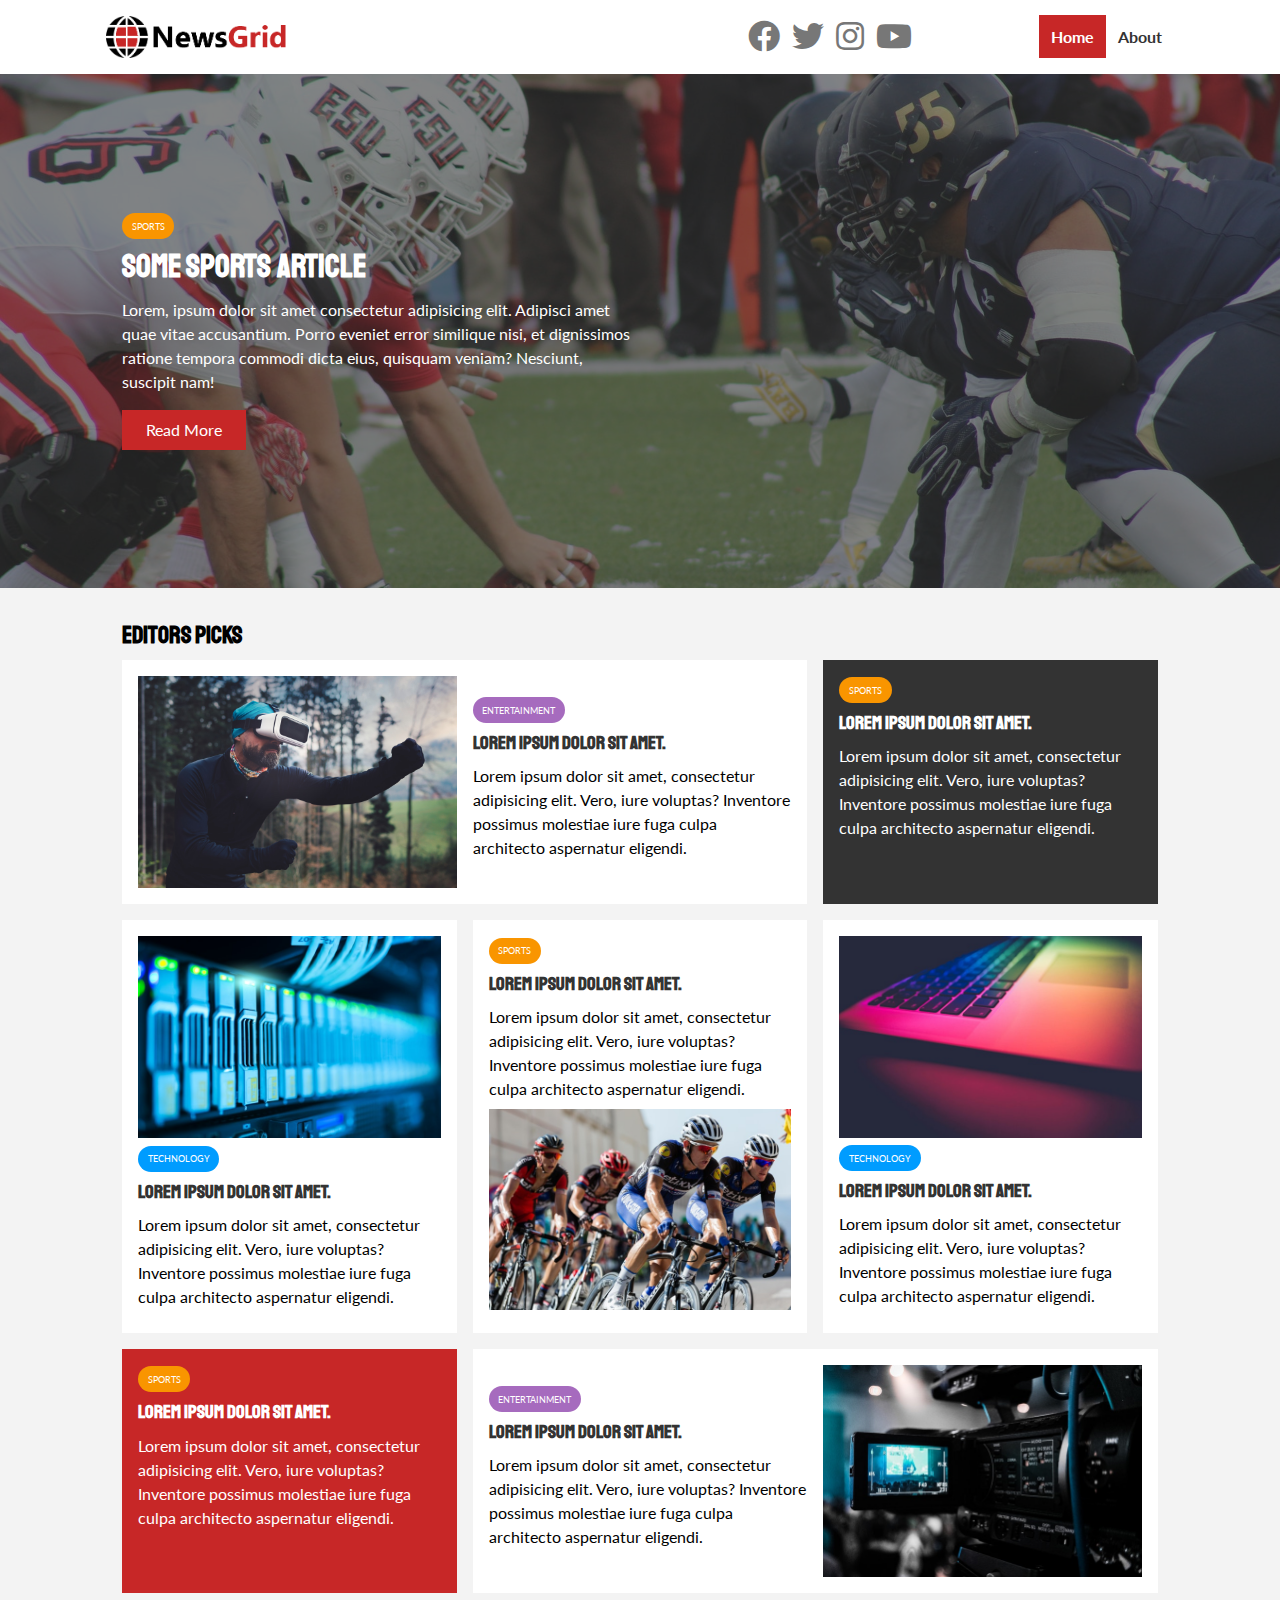
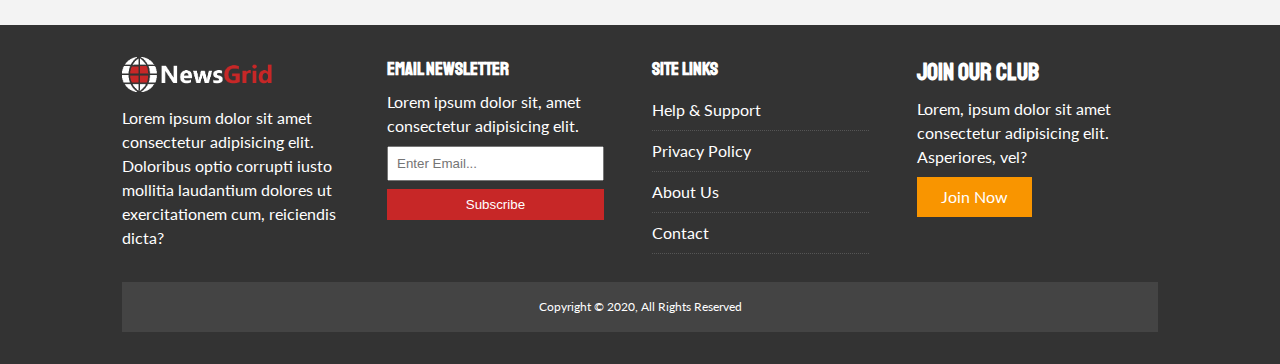
<file: index.html>
<!DOCTYPE html>
<html lang="en">
<head>
  <meta charset="UTF-8">
  <meta name="viewport" content="width=device-width, initial-scale=1.0">
  <link rel="stylesheet" href="https://cdnjs.cloudflare.com/ajax/libs/font-awesome/5.12.1/css/all.min.css">
  <link href="https://fonts.googleapis.com/css?family=Lato|Staatliches&display=swap" rel="stylesheet">
  <link rel="stylesheet" href="./resources/css/style.css">
  <link rel="stylesheet" media="screen and (max-width: 768px)" href="./resources/css/mobile.css">
  <link rel="shortcut icon" type="image/x-icon" href="./favicon.ico">
  <title>NewsGrid | Latest News</title>
</head>
<body>
  <nav id="main-nav">
    <div class="container">
      <img src="./resources/img/logo.png" alt="NewsGrid" class="logo">
      <div class="social">
        <a href="http://facebook.com" target="_blank"><i class="fab fa-facebook fa-2x"></i></a>
        <a href="http://twitter" target="_blank"><i class="fab fa-twitter fa-2x"></i></a>
        <a href="http://instagram" target="_blank"><i class="fab fa-instagram fa-2x"></i></a>
        <a href="http://youtube.com" target="_blank"><i class="fab fa-youtube fa-2x"></i></a>
      </div>
      <ul>
        <li><a class="current" href="index.html">Home</a></li>
        <li><a href="about.html">About</a></li>
      </ul>
    </div>
  </nav>

  <!-- Showcase -->
  <header id="showcase">
    <div class="container">
      <div class="showcase-container">
        <div class="showcase-content">
          <div class="category category-sports">
            Sports
          </div>
          <h1>Some Sports Article</h1>
          <p>Lorem, ipsum dolor sit amet consectetur adipisicing elit. Adipisci amet quae vitae accusantium. Porro eveniet error similique nisi, et dignissimos ratione tempora commodi dicta eius, quisquam veniam? Nesciunt, suscipit nam!</p>
          <a href="article.html" class="btn btn-primary">Read More</a>
        </div>
      </div>
    </div>
  </header>

  <!-- Home Articles -->
  <section id="home-articles" class="py-2">
    <div class="container">
      <h2>Editors Picks</h2>
      <div class="articles-container">
        <article class="card">
          <img src="./resources/img/articles/ent1.jpg" alt="">
          <div>
            <div class="category category-ent">Entertainment</div>
            <h3><a href="article.html">Lorem ipsum dolor sit amet.</a></h3>
            <p>Lorem ipsum dolor sit amet, consectetur adipisicing elit. Vero, iure voluptas? Inventore possimus molestiae iure fuga culpa architecto aspernatur eligendi.</p>
          </div>
        </article>
        <article class="card bg-dark">
          <div class="category category-sports">Sports</div>
          <h3><a href="article.html">Lorem ipsum dolor sit amet.</a></h3>
          <p>Lorem ipsum dolor sit amet, consectetur adipisicing elit. Vero, iure voluptas? Inventore possimus molestiae iure fuga culpa architecto aspernatur eligendi.</p>
        </article>
        <article class="card">
          <img src="./resources/img/articles/tech1.jpg" alt="">
          <div class="category category-tech">Technology</div>
          <h3><a href="article.html">Lorem ipsum dolor sit amet.</a></h3>
          <p>Lorem ipsum dolor sit amet, consectetur adipisicing elit. Vero, iure voluptas? Inventore possimus molestiae iure fuga culpa architecto aspernatur eligendi.</p>
        </article>
        <article class="card">
          <div class="category category-sports">Sports</div>
          <h3><a href="article.html">Lorem ipsum dolor sit amet.</a></h3>
          <p>Lorem ipsum dolor sit amet, consectetur adipisicing elit. Vero, iure voluptas? Inventore possimus molestiae iure fuga culpa architecto aspernatur eligendi.</p>
          <img src="./resources/img/articles/sports1.jpg" alt="">
        </article>
        <article class="card">
          <img src="./resources/img/articles/tech2.jpg" alt="">
          <div class="category category-tech">Technology</div>
          <h3><a href="article.html">Lorem ipsum dolor sit amet.</a></h3>
          <p>Lorem ipsum dolor sit amet, consectetur adipisicing elit. Vero, iure voluptas? Inventore possimus molestiae iure fuga culpa architecto aspernatur eligendi.</p>
        </article>
        <article class="card bg-primary">
          <div class="category category-sports">Sports</div>
          <h3><a href="article.html">Lorem ipsum dolor sit amet.</a></h3>
          <p>Lorem ipsum dolor sit amet, consectetur adipisicing elit. Vero, iure voluptas? Inventore possimus molestiae iure fuga culpa architecto aspernatur eligendi.</p>
        </article>
        <article class="card">
          <div>
            <div class="category category-ent">Entertainment</div>
            <h3><a href="article.html">Lorem ipsum dolor sit amet.</a></h3>
            <p>Lorem ipsum dolor sit amet, consectetur adipisicing elit. Vero, iure voluptas? Inventore possimus molestiae iure fuga culpa architecto aspernatur eligendi.</p>
          </div>
          <img src="./resources/img/articles/ent2.jpg" alt="">
        </article>
      </div>
    </div> 
  </section>

<!-- Footer -->
<footer id="main-footer" class="py-2">
  <div class="container footer-container">
    <div>
      <img src="./resources/img/logo_light.png" alt="NewsGrid">
      <p>Lorem ipsum dolor sit amet consectetur adipisicing elit. Doloribus optio corrupti iusto mollitia laudantium dolores ut exercitationem cum, reiciendis dicta?</p>
    </div>
    <div>
      <h3>Email Newsletter</h3>
      <p>Lorem ipsum dolor sit, amet consectetur adipisicing elit.</p>
      <form name="contact" method="POST" data-netlify="true">
        <input type="email" name="email" placeholder="Enter Email...">
        <input type="submit" value="Subscribe" class="btn btn-primary">
      </form>
   </div>
   <div>
     <h3>Site Links</h3>
     <ul class="list">
       <li><a href="#">Help & Support</a></li>
       <li><a href="#">Privacy Policy</a></li>
       <li><a href="#">About Us</a></li>
       <li><a href="#">Contact</a></li>
     </ul>
   </div>
   <div>
     <h2>Join Our Club</h2>
     <p>Lorem, ipsum dolor sit amet consectetur adipisicing elit. Asperiores, vel?</p>
     <a href="#" class="btn btn-secondary">Join Now</a>
   </div>
   <div>
     <p>Copyright &copy; 2020, All Rights Reserved</p>
   </div>
  </div>
</footer>
</body>
</html>
</file>
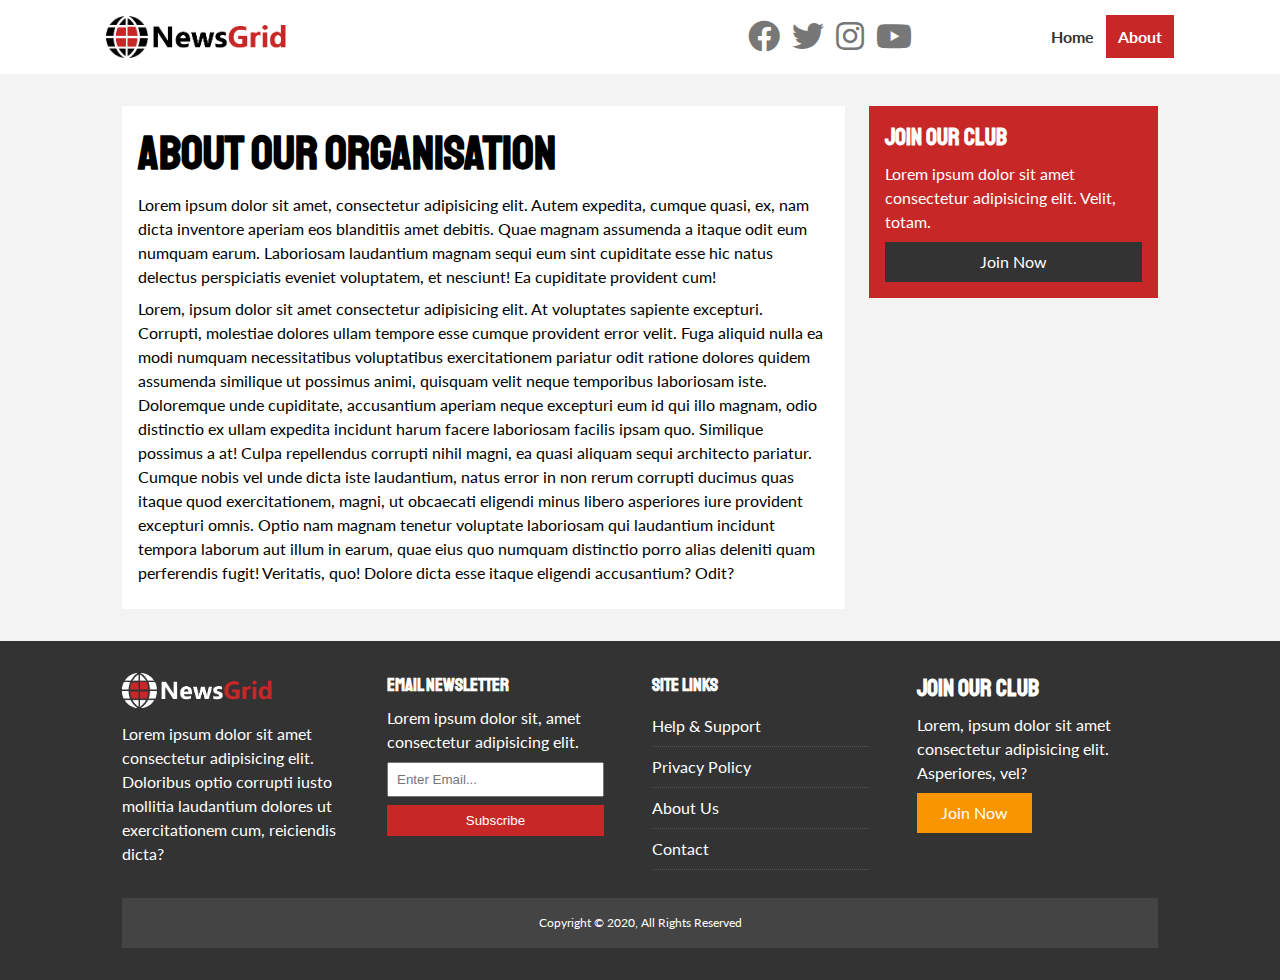
<file: about.html>
<!DOCTYPE html>
<html lang="en">
<head>
  <meta charset="UTF-8">
  <meta name="viewport" content="width=device-width, initial-scale=1.0">
  <link rel="stylesheet" href="https://cdnjs.cloudflare.com/ajax/libs/font-awesome/5.12.1/css/all.min.css">
  <link href="https://fonts.googleapis.com/css?family=Lato|Staatliches&display=swap" rel="stylesheet">
  <link rel="stylesheet" href="./resources/css/style.css">
  <link rel="stylesheet" media="screen and (max-width: 768px)" href="./resources/css/mobile.css">
  <link rel="shortcut icon" type="image/x-icon" href="./favicon.ico">
  <title>NewsGrid | About</title>
</head>
<body>
  <nav id="main-nav">
    <div class="container">
      <img src="./resources/img/logo.png" alt="NewsGrid" class="logo">
      <div class="social">
        <a href="http://facebook.com" target="_blank"><i class="fab fa-facebook fa-2x"></i></a>
        <a href="http://twitter" target="_blank"><i class="fab fa-twitter fa-2x"></i></a>
        <a href="http://instagram" target="_blank"><i class="fab fa-instagram fa-2x"></i></a>
        <a href="http://youtube.com" target="_blank"><i class="fab fa-youtube fa-2x"></i></a>
      </div>
      <ul>
        <li><a href="index.html">Home</a></li>
        <li><a class="current" href="about.html">About</a></li>
      </ul>
    </div>
  </nav>

  <section id="about">
    <div class="container">
      <div class="page-container">
        <article class="card">
          <h1 class="l-heading">About Our Organisation</h1>
          <p>Lorem ipsum dolor sit amet, consectetur adipisicing elit. Autem expedita, cumque quasi, ex, nam dicta inventore aperiam eos blanditiis amet debitis. Quae magnam assumenda a itaque odit eum numquam earum. Laboriosam laudantium magnam sequi eum sint cupiditate esse hic natus delectus perspiciatis eveniet voluptatem, et nesciunt! Ea cupiditate provident cum!</p>
          <p>Lorem, ipsum dolor sit amet consectetur adipisicing elit. At voluptates sapiente excepturi. Corrupti, molestiae dolores ullam tempore esse cumque provident error velit. Fuga aliquid nulla ea modi numquam necessitatibus voluptatibus exercitationem pariatur odit ratione dolores quidem assumenda similique ut possimus animi, quisquam velit neque temporibus laboriosam iste. Doloremque unde cupiditate, accusantium aperiam neque excepturi eum id qui illo magnam, odio distinctio ex ullam expedita incidunt harum facere laboriosam facilis ipsam quo. Similique possimus a at! Culpa repellendus corrupti nihil magni, ea quasi aliquam sequi architecto pariatur. Cumque nobis vel unde dicta iste laudantium, natus error in non rerum corrupti ducimus quas itaque quod exercitationem, magni, ut obcaecati eligendi minus libero asperiores iure provident excepturi omnis. Optio nam magnam tenetur voluptate laboriosam qui laudantium incidunt tempora laborum aut illum in earum, quae eius quo numquam distinctio porro alias deleniti quam perferendis fugit! Veritatis, quo! Dolore dicta esse itaque eligendi accusantium? Odit?</p>
        </article>
        <aside class="card bg-primary">
          <h2>Join Our Club</h2>
          <p>Lorem ipsum dolor sit amet consectetur adipisicing elit. Velit, totam.</p>
          <a href="#" class="btn btn-dark btn-block">Join Now</a>
        </aside>
      </div>
    </div>
  </section>

<!-- Footer -->
<footer id="main-footer" class="py-2">
  <div class="container footer-container">
    <div>
      <img src="./resources/img/logo_light.png" alt="NewsGrid">
      <p>Lorem ipsum dolor sit amet consectetur adipisicing elit. Doloribus optio corrupti iusto mollitia laudantium dolores ut exercitationem cum, reiciendis dicta?</p>
    </div>
    <div>
      <h3>Email Newsletter</h3>
      <p>Lorem ipsum dolor sit, amet consectetur adipisicing elit.</p>
      <form name="contact" method="POST" data-netlify="true">
        <input type="email" name="email" placeholder="Enter Email...">
        <input type="submit" value="Subscribe" class="btn btn-primary">
      </form>
   </div>
   <div>
     <h3>Site Links</h3>
     <ul class="list">
       <li><a href="#">Help & Support</a></li>
       <li><a href="#">Privacy Policy</a></li>
       <li><a href="#">About Us</a></li>
       <li><a href="#">Contact</a></li>
     </ul>
   </div>
   <div>
     <h2>Join Our Club</h2>
     <p>Lorem, ipsum dolor sit amet consectetur adipisicing elit. Asperiores, vel?</p>
     <a href="#" class="btn btn-secondary">Join Now</a>
   </div>
   <div>
     <p>Copyright &copy; 2020, All Rights Reserved</p>
   </div>
  </div>
</footer>
</body>
</html>
</file>
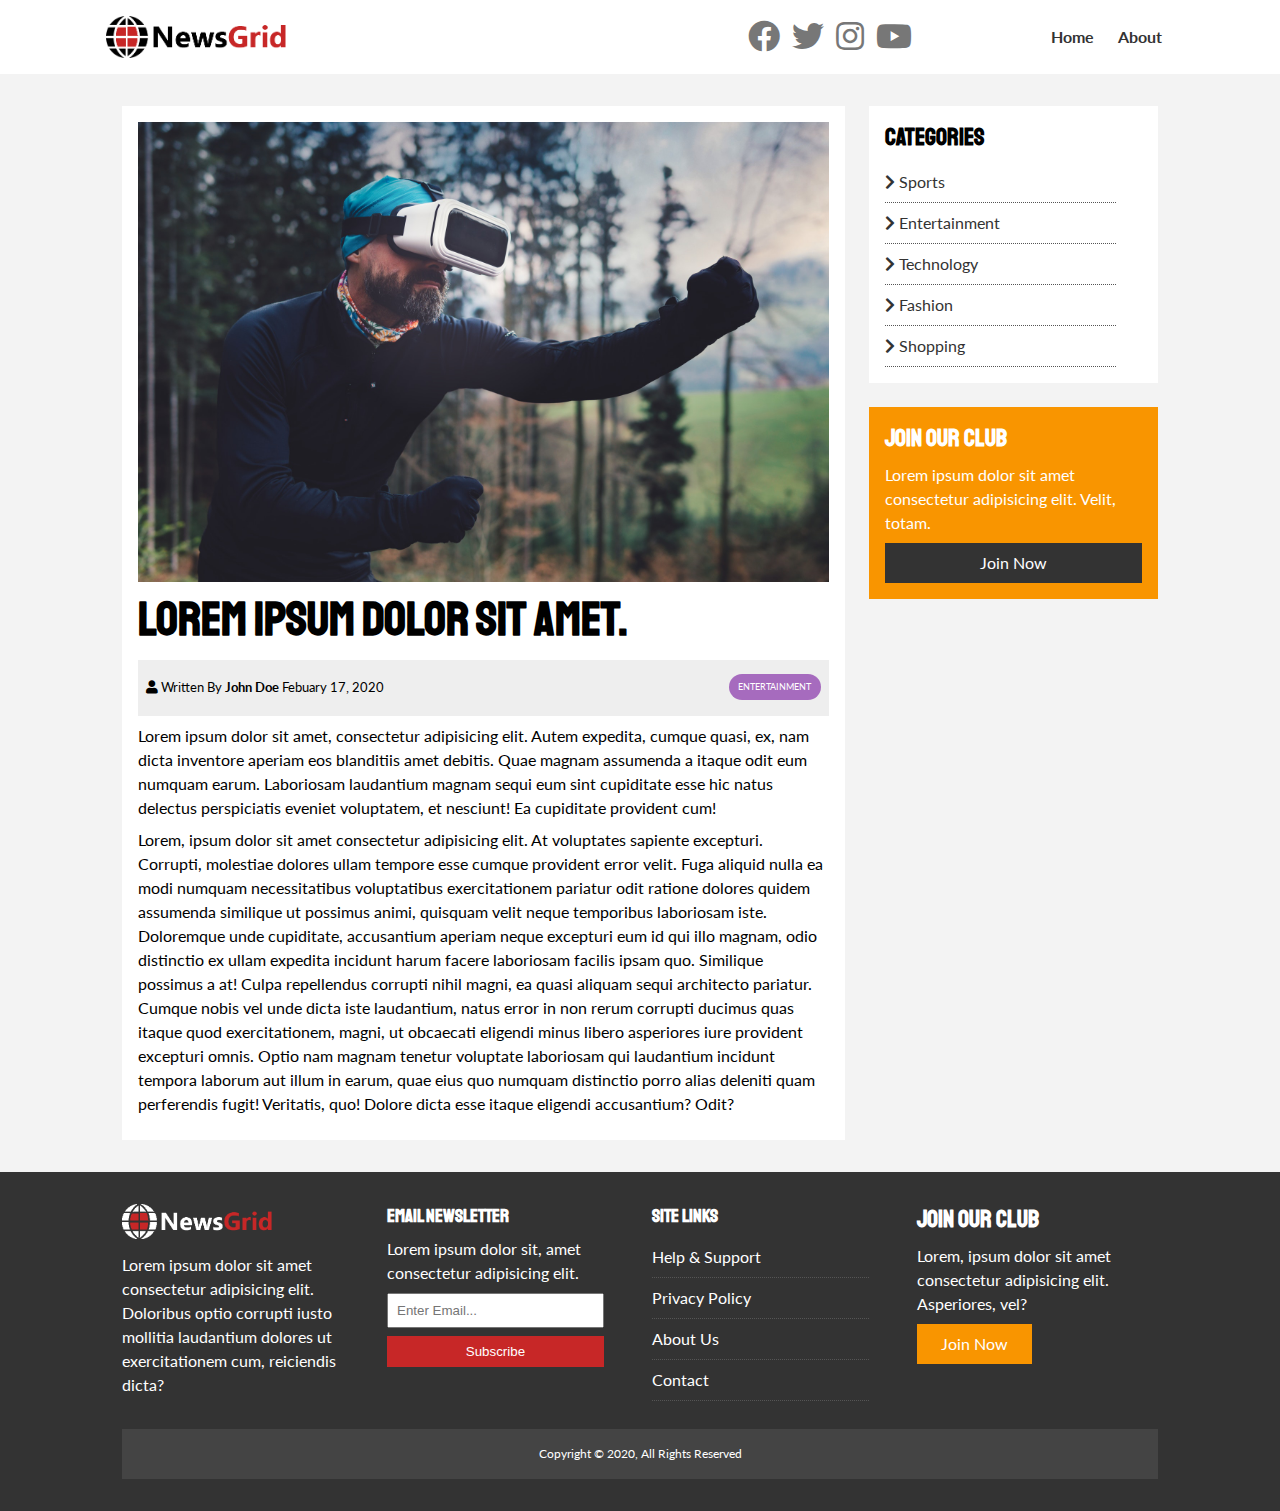
<file: article.html>
<!DOCTYPE html>
<html lang="en">
<head>
  <meta charset="UTF-8">
  <meta name="viewport" content="width=device-width, initial-scale=1.0">
  <link rel="stylesheet" href="https://cdnjs.cloudflare.com/ajax/libs/font-awesome/5.12.1/css/all.min.css">
  <link href="https://fonts.googleapis.com/css?family=Lato|Staatliches&display=swap" rel="stylesheet">
  <link rel="stylesheet" href="./resources/css/style.css">
  <link rel="stylesheet" media="screen and (max-width: 768px)" href="./resources/css/mobile.css">
  <link rel="shortcut icon" type="image/x-icon" href="./favicon.ico">
  <title>NewsGrid | Latest News</title>
</head>
<body>
  <nav id="main-nav">
    <div class="container">
      <img src="./resources/img/logo.png" alt="NewsGrid" class="logo">
      <div class="social">
        <a href="http://facebook.com" target="_blank"><i class="fab fa-facebook fa-2x"></i></a>
        <a href="http://twitter" target="_blank"><i class="fab fa-twitter fa-2x"></i></a>
        <a href="http://instagram" target="_blank"><i class="fab fa-instagram fa-2x"></i></a>
        <a href="http://youtube.com" target="_blank"><i class="fab fa-youtube fa-2x"></i></a>
      </div>
      <ul>
        <li><a href="index.html">Home</a></li>
        <li><a href="about.html">About</a></li>
      </ul>
    </div>
  </nav>

  <section id="article">
    <div class="container">
      <div class="page-container">
        <article class="card">
          <img src="./resources/img/articles/ent1.jpg" alt="">
          <h1 class="l-heading">Lorem ipsum dolor sit amet.</h1>
          <div class="meta">
            <small>
              <i class="fas fa-user"></i> Written By <strong>John Doe </strong>Febuary 17, 2020
            </small>
            <div class="category category-ent">Entertainment</div>
          </div>
          <p>Lorem ipsum dolor sit amet, consectetur adipisicing elit. Autem expedita, cumque quasi, ex, nam dicta inventore aperiam eos blanditiis amet debitis. Quae magnam assumenda a itaque odit eum numquam earum. Laboriosam laudantium magnam sequi eum sint cupiditate esse hic natus delectus perspiciatis eveniet voluptatem, et nesciunt! Ea cupiditate provident cum!</p>
          <p>Lorem, ipsum dolor sit amet consectetur adipisicing elit. At voluptates sapiente excepturi. Corrupti, molestiae dolores ullam tempore esse cumque provident error velit. Fuga aliquid nulla ea modi numquam necessitatibus voluptatibus exercitationem pariatur odit ratione dolores quidem assumenda similique ut possimus animi, quisquam velit neque temporibus laboriosam iste. Doloremque unde cupiditate, accusantium aperiam neque excepturi eum id qui illo magnam, odio distinctio ex ullam expedita incidunt harum facere laboriosam facilis ipsam quo. Similique possimus a at! Culpa repellendus corrupti nihil magni, ea quasi aliquam sequi architecto pariatur. Cumque nobis vel unde dicta iste laudantium, natus error in non rerum corrupti ducimus quas itaque quod exercitationem, magni, ut obcaecati eligendi minus libero asperiores iure provident excepturi omnis. Optio nam magnam tenetur voluptate laboriosam qui laudantium incidunt tempora laborum aut illum in earum, quae eius quo numquam distinctio porro alias deleniti quam perferendis fugit! Veritatis, quo! Dolore dicta esse itaque eligendi accusantium? Odit?</p>
        </article>
        <aside id="categories" class="card">
          <h2>Categories</h2>
          <ul class="list">
            <li><a href="#"><i class="fas fa-chevron-right"></i> Sports</a></li>
            <li><a href="#"><i class="fas fa-chevron-right"></i> Entertainment</a></li>
            <li><a href="#"><i class="fas fa-chevron-right"></i> Technology</a></li>
            <li><a href="#"><i class="fas fa-chevron-right"></i> Fashion</a></li>
            <li><a href="#"><i class="fas fa-chevron-right"></i> Shopping</a></li>
          </ul>
        </aside>
        <aside class="card bg-secondary">
          <h2>Join Our Club</h2>
          <p>Lorem ipsum dolor sit amet consectetur adipisicing elit. Velit, totam.</p>
          <a href="#" class="btn btn-dark btn-block">Join Now</a>
        </aside>
      </div>
    </div>
  </section>

<!-- Footer -->
<footer id="main-footer" class="py-2">
  <div class="container footer-container">
    <div>
      <img src="./resources/img/logo_light.png" alt="NewsGrid">
      <p>Lorem ipsum dolor sit amet consectetur adipisicing elit. Doloribus optio corrupti iusto mollitia laudantium dolores ut exercitationem cum, reiciendis dicta?</p>
    </div>
    <div>
      <h3>Email Newsletter</h3>
      <p>Lorem ipsum dolor sit, amet consectetur adipisicing elit.</p>
      <form name="contact" method="POST" data-netlify="true">
        <input type="email" name="email" placeholder="Enter Email...">
        <input type="submit" value="Subscribe" class="btn btn-primary">
      </form>
   </div>
   <div>
     <h3>Site Links</h3>
     <ul class="list">
       <li><a href="#">Help & Support</a></li>
       <li><a href="#">Privacy Policy</a></li>
       <li><a href="#">About Us</a></li>
       <li><a href="#">Contact</a></li>
     </ul>
   </div>
   <div>
     <h2>Join Our Club</h2>
     <p>Lorem, ipsum dolor sit amet consectetur adipisicing elit. Asperiores, vel?</p>
     <a href="#" class="btn btn-secondary">Join Now</a>
   </div>
   <div>
     <p>Copyright &copy; 2020, All Rights Reserved</p>
   </div>
  </div>
</footer>
</body>
</html>
</file>
<file: resources/css/style.css>
:root {
  --primary-color: #c72727;
  --secondary-color: #f99500;
  --light-color: #f3f3f3;
  --dark-color: #333;
  --max-width: 1100px;
}

.category {
  --sports-color: #f99500;
  --ent-color: #a66bbe;
  --tech-color: #009cff;
}

* {
  margin: 0;
  padding: 0;
  box-sizing: border-box;
}

body {
  font-family: 'Lato', sans-serif;
  line-height: 1.5;
  background: var(--light-color);
}

a {
  color: #333;
  text-decoration: none;
}

ul {
  list-style: none;
}

p {
  margin: 0.5rem 0;
}

img{
  width: 100%;
}

h1, h2, h3, h4, h5, h6 {
  font-family: 'Staatliches', cursive;
  margin-bottom: 0.55rem;
  line-height: 1.3;
}

/* Utility classes */
.container {
  max-width: var(--max-width);
  margin: auto;
  padding: 0 2rem;
  overflow: hidden;
}

.category {
  display: inline-block;
  color: #fff;
  font-size: 0.55rem;
  text-transform: uppercase;
  padding: 0.4rem 0.6rem;
  border-radius: 15px;
  margin-bottom: 0.5rem;
}

.category-sports { background: var(--sports-color); }
.category-ent { background: var(--ent-color); }
.category-tech { background: var(--tech-color); }

.btn {
  display: inline-block;
  border: none;
  background: var(--dark-color);
  color: #fff;
  padding: 0.5rem 1.5rem;
}

.btn-light { background: var(--light-color); }
.btn-primary { background: var(--primary-color); }
.btn-secondary { background: var(--secondary-color); }

.l-heading {
  font-size: 3rem;
}

.btn-block {
  display: block;
  width: 100%;
  text-align: center;
}

.btn:hover {
  opacity: 0.9;
}

.card {
  background: #fff;
  padding: 1rem;
}

.bg-dark {
  background: var(--dark-color);
  color: #fff;
}

.bg-primary {
  background: var(--primary-color);
  color: #fff;
}

.bg-secondary {
  background: var(--secondary-color);
  color: #fff;
}

.bg-dark h1,
.bg-dark h2,
.bg-dark h3,
.bg-dark a,
.bg-primary h1,
.bg-primary h2,
.bg-primary h3,
.bg-primary a,
.bg-secondary h1,
.bg-secondary h2,
.bg-secondary h3,
.bg-secondary a {
  color: #fff;
}

.py-1 { padding: 1.5rem 0; }
.py-2 { padding: 2rem 0; }
.py-3 { padding: 3rem 0; }

.p-1 { padding: 1.5rem; }
.p-2 { padding: 2rem; }
.p-3 { padding: 3rem; }

.list li {
  padding: 0.5rem 0;
  border-bottom: #555 dotted 1px;
  width: 90%;
}

.list li a:hover {
  color: var(--primary-color) !important;
}

/* Inner page grid container */
.page-container {
  display: grid;
  grid-template-columns: 5fr 2fr;
  margin: 2rem 0;
  grid-gap: 1.5rem;
}

.page-container > *:first-child {
  grid-row: 1 / span 3;
}

/* Navigation */
#main-nav {
  background: #fff;
  position: sticky;
  top: 0;
  z-index: 2;
}

#main-nav .container {
  display: grid;
  grid-template-columns: 6fr 3fr 2fr;
  padding: 1rem;
  align-items: center;
}

#main-nav .logo {
  width: 180px;
}

#main-nav ul {
  justify-self: end;
  display: flex;
}

#main-nav ul li a {
  padding: 0.75rem;
  font-weight: bold;
}

#main-nav ul li a.current {
  background: var(--primary-color);
  color: #fff;
}

#main-nav ul li a:hover {
  background: var(--light-color);
  color: var(--dark-color);
}

#main-nav .social {
  justify-self: center;
}

#main-nav .social i {
  color: #777;
  margin-right: 0.5rem;
}

/* Showcase */
#showcase {
  color: #fff;
  background: #333;
  padding: 2rem;
  position: relative;
}

#showcase::before {
  content: '';
  background: url('../img/featured.jpg') no-repeat center center/cover;
  position: absolute;
  top: 0;
  left: 0;
  width: 100%;
  height: 100%;
  opacity: 0.4;
}

#showcase .showcase-container {
  display: grid;
  grid-template-columns: repeat(2, 1fr);
  justify-content: center;
  align-items: center;
  height: 50vh;
}

#showcase .showcase-content {
  z-index: 1;
}

#showcase .showcase-content p {
  margin-bottom: 1rem;
}

/* Home Articles */
#home-articles .articles-container {
  display: grid;
  grid-template-columns: repeat(3, 1fr);
  grid-gap: 1rem;
}

#home-articles .articles-container > *:first-child,
#home-articles .articles-container > *:last-child {
  display: grid;
  grid-template-columns: repeat(2, 1fr);
  grid-gap: 1rem;
  align-items: center;
  grid-column: 1 / span 2;
}

#home-articles .articles-container > *:last-child {
  grid-column: 2 / span 2;
}

#article .meta {
  display: flex;
  justify-content: space-between;
  align-items: center;
  background: #eee;
  padding: 0.5rem;
}

#article .meta .category {
  margin-top: 0.4rem;
}

/* Footer */
#main-footer {
  background: var(--dark-color);
  color: #fff;
}

#main-footer img {
  width: 150px;
}

#main-footer a {
  color: #fff;
}

#main-footer .footer-container {
  display: grid;
  grid-template-columns: repeat(4, 1fr );
  grid-gap: 1.5rem;
}

#main-footer .footer-container > *:last-child {
  background: #444;
  grid-column: 1 /span 4;
  padding: 0.5rem;
  text-align: center;
  font-size: 0.75rem;
}

#main-footer .footer-container input[type="email"] {
  width: 90%;
  padding: 0.5rem;
  margin-bottom: 0.5rem;
}

#main-footer .footer-container input[type="submit"] {
  width: 90%;
}
</file>
<file: resources/css/mobile.css>
/* Navigation */
#main-nav .social {
  display: none;
}

#main-nav .container {
  grid-template-columns: 1fr;
  grid-gap: 1.2rem;
}

#main-nav ul, #main-nav .logo {
  justify-self: center;
}

#main-nav ul li a {
  padding: 0.5rem;
}

/* Home Articles */
#home-articles .articles-container {
  grid-template-columns: repeat(2, 1fr);
}

#home-articles .articles-container > *:first-child,
#home-articles .articles-container > *:last-child {
  grid-template-columns: 1fr;
  grid-column: 1;
}

/* small devices */
@media(max-width: 600px) {
  /* Stack Grid items */
  #showcase .showcase-container,
  #home-articles .articles-container,
  #main-footer .footer-container {
    grid-template-columns: 1fr;
  }

  #main-footer .footer-container > *:last-child {
    grid-column: 1;
  }

  #main-footer .footer-container > *:first-child,
  #main-footer .footer-container > *:nth-child(2) {
    border-bottom: #444 dotted 1px;
    padding-bottom: 1rem;
  }

  .page-container {
    grid-template-columns: 1fr;
    text-align: center;
  }

  .page-container > *:first-child {
    grid-row: 1;
  }

  .l-heading {
    font-size: 2rem;
  }
}
</file>
